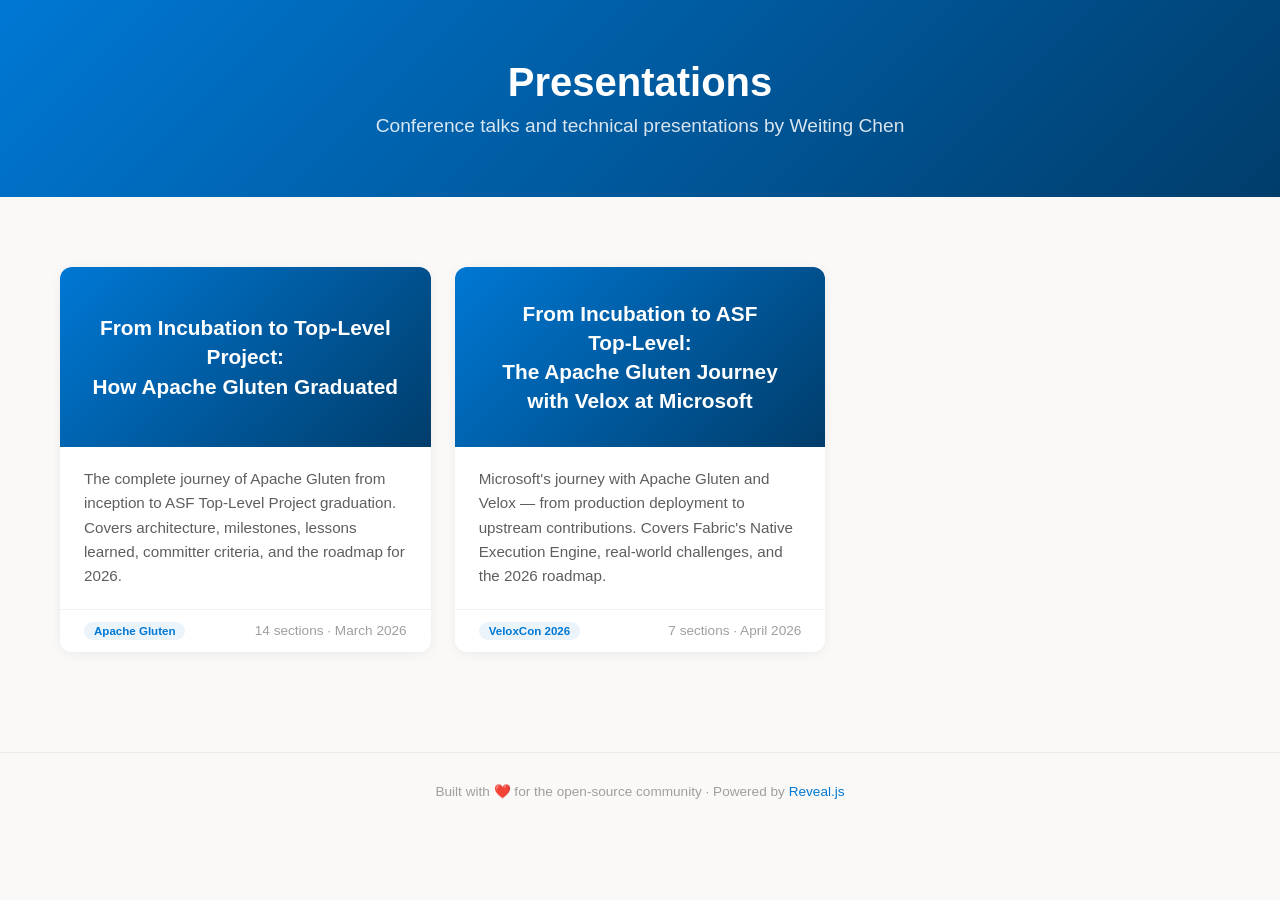
<file: index.html>
<!DOCTYPE html>
<html lang="en">
<head>
  <meta charset="UTF-8">
  <meta name="viewport" content="width=device-width, initial-scale=1.0">
  <title>Presentations — Weiting Chen</title>
  <link rel="stylesheet" href="css/landing.css">
  <link rel="icon" href="data:image/svg+xml,<svg xmlns='http://www.w3.org/2000/svg' viewBox='0 0 100 100'><text y='.9em' font-size='90'>📊</text></svg>">
</head>
<body>

  <div class="header">
    <h1>Presentations</h1>
    <p class="subtitle">Conference talks and technical presentations by Weiting Chen</p>
  </div>

  <div class="container">
    <div class="presentations-grid">

      <!-- Presentation 1: Apache Gluten Graduation -->
      <a href="presentations/apache-gluten-graduation/index.html" class="pres-card">
        <div class="card-banner">
          <h3>From Incubation to Top‑Level Project:<br>How Apache Gluten Graduated</h3>
        </div>
        <div class="card-body">
          <p>The complete journey of Apache Gluten from inception to ASF Top-Level Project graduation. Covers architecture, milestones, lessons learned, committer criteria, and the roadmap for 2026.</p>
        </div>
        <div class="card-meta">
          <span class="tag">Apache Gluten</span>
          <span>14 sections · March 2026</span>
        </div>
      </a>

      <!-- Presentation 2: VeloxCon 2026 — Gluten Journey at Microsoft -->
      <a href="presentations/veloxcon2026-gluten-microsoft/index.html" class="pres-card">
        <div class="card-banner">
          <h3>From Incubation to ASF Top‑Level:<br>The Apache Gluten Journey with Velox at Microsoft</h3>
        </div>
        <div class="card-body">
          <p>Microsoft's journey with Apache Gluten and Velox — from production deployment to upstream contributions. Covers Fabric's Native Execution Engine, real-world challenges, and the 2026 roadmap.</p>
        </div>
        <div class="card-meta">
          <span class="tag">VeloxCon 2026</span>
          <span>7 sections · April 2026</span>
        </div>
      </a>

      <!-- Add more presentations here in the future -->

    </div>
  </div>

  <div class="landing-footer">
    <p>Built with ❤️ for the open-source community · Powered by <a href="https://revealjs.com">Reveal.js</a></p>
  </div>

</body>
</html>
</file>
<file: css/landing.css>
/* Landing Page Styles */

:root {
  --ms-blue: #0078D4;
  --ms-dark-blue: #003D6B;
  --ms-light-blue: #50E6FF;
  --ms-gray-10: #FAF9F8;
  --ms-gray-20: #F3F2F1;
  --ms-gray-130: #323130;
  --ms-gray-150: #201F1E;
  --ms-white: #FFFFFF;
}

* {
  margin: 0;
  padding: 0;
  box-sizing: border-box;
}

body {
  font-family: 'Segoe UI', -apple-system, BlinkMacSystemFont, 'Helvetica Neue', Arial, sans-serif;
  background: var(--ms-gray-10);
  color: var(--ms-gray-150);
  min-height: 100vh;
}

/* Header */
.header {
  background: linear-gradient(135deg, var(--ms-blue), var(--ms-dark-blue));
  color: var(--ms-white);
  padding: 60px 40px;
  text-align: center;
}

.header h1 {
  font-size: 2.5em;
  font-weight: 700;
  margin-bottom: 10px;
}

.header .subtitle {
  font-size: 1.2em;
  font-weight: 300;
  opacity: 0.85;
}

/* Container */
.container {
  max-width: 1200px;
  margin: 0 auto;
  padding: 40px 20px;
}

/* Presentation Cards Grid */
.presentations-grid {
  display: grid;
  grid-template-columns: repeat(auto-fill, minmax(360px, 1fr));
  gap: 24px;
  margin-top: 30px;
}

/* Presentation Card */
.pres-card {
  background: var(--ms-white);
  border-radius: 12px;
  overflow: hidden;
  box-shadow: 0 2px 12px rgba(0,0,0,0.06);
  transition: transform 0.2s ease, box-shadow 0.2s ease;
  text-decoration: none;
  color: inherit;
  display: flex;
  flex-direction: column;
}

.pres-card:hover {
  transform: translateY(-8px) scale(1.01);
  box-shadow: 0 16px 48px rgba(0,120,212,0.25);
}

.pres-card:hover .card-banner {
  background: linear-gradient(135deg, var(--ms-blue) 0%, var(--ms-light-blue) 100%);
}

.pres-card:focus-visible {
  outline: 2px solid var(--ms-light-blue);
  outline-offset: 3px;
  box-shadow: 0 0 0 3px rgba(80,230,255,0.6),
              0 8px 30px rgba(0,120,212,0.25);
}

.pres-card .card-banner {
  height: 180px;
  background: linear-gradient(135deg, var(--ms-blue), var(--ms-dark-blue));
  display: flex;
  align-items: center;
  justify-content: center;
  padding: 24px;
}

.pres-card .card-banner .card-icon {
  font-size: 4em;
  opacity: 0.3;
}

.pres-card .card-banner h3 {
  color: var(--ms-white);
  font-size: 1.3em;
  font-weight: 600;
  text-align: center;
  line-height: 1.4;
}

.pres-card .card-body {
  padding: 20px 24px;
  flex-grow: 1;
  display: flex;
  flex-direction: column;
}

.pres-card .card-body p {
  color: #605E5C;
  font-size: 0.95em;
  line-height: 1.6;
  flex-grow: 1;
}

.pres-card .card-meta {
  display: flex;
  justify-content: space-between;
  align-items: center;
  padding: 12px 24px;
  border-top: 1px solid var(--ms-gray-20);
  font-size: 0.85em;
  color: #A19F9D;
}

.pres-card .card-meta .tag {
  background: #EBF3FB;
  color: var(--ms-blue);
  padding: 3px 10px;
  border-radius: 12px;
  font-weight: 600;
  font-size: 0.85em;
}

/* Footer */
.landing-footer {
  text-align: center;
  padding: 30px;
  color: #A19F9D;
  font-size: 0.85em;
  border-top: 1px solid #EDEBE9;
  margin-top: 60px;
}

.landing-footer a {
  color: var(--ms-blue);
  text-decoration: none;
}

.landing-footer a:hover,
.landing-footer a:focus-visible {
  text-decoration: underline;
}

/* Responsive */
@media (max-width: 768px) {
  .header { padding: 40px 20px; }
  .header h1 { font-size: 1.8em; }
  .presentations-grid { grid-template-columns: 1fr; }
}
</file>
